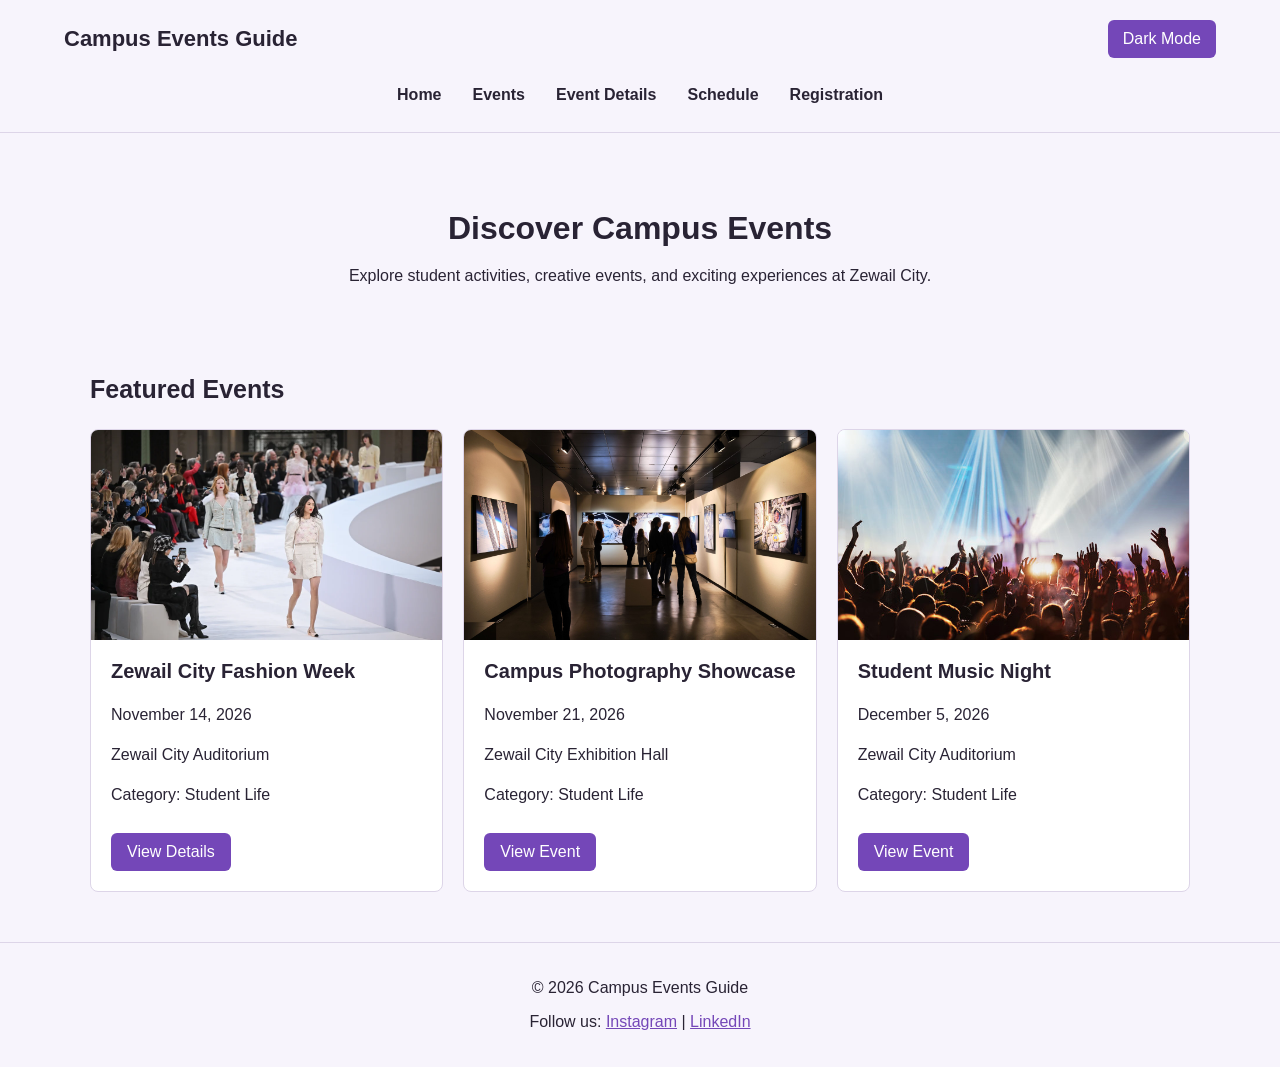
<file: index.html>
<!DOCTYPE html>
<html lang="en">
<head>
    <meta charset="UTF-8">
    <meta name="viewport" content="width=device-width, initial-scale=1.0">
    <title>Home | Campus Events Guide</title>
    <link rel="stylesheet" href="style.css">
</head>
<body>

    <input type="checkbox" id="dark-toggle">

    <div class="site-wrapper">

        <header>
            <div class="header-content">
                <p class="site-name">Campus Events Guide</p>

                <label for="dark-toggle" class="mode-button">
                    Dark Mode
                </label>
            </div>

            <nav aria-label="Main navigation">
                <ul class="nav-links">
                    <li><a href="index.html">Home</a></li>
                    <li><a href="events.html">Events</a></li>
                    <li><a href="event-details.html">Event Details</a></li>
                    <li><a href="schedule.html">Schedule</a></li>
                    <li><a href="registration.html">Registration</a></li>
                </ul>
            </nav>
        </header>

        <main>

            <section class="welcome">
                <h1>Discover Campus Events</h1>
                <p>
                    Explore student activities, creative events,
                    and exciting experiences at Zewail City.
                </p>
            </section>

            <section class="featured">
                <h2>Featured Events</h2>

                <div class="event-grid">

                    <article class="event-card">
                        <img src="assets/fashion-week.jpg"
                             alt="Fashion outfits displayed at a student fashion event">

                        <div class="card-content">
                            <h3>Zewail City Fashion Week</h3>
                            <p>November 14, 2026</p>
                            <p>Zewail City Auditorium</p>
                            <p>Category: Student Life</p>
                            <a class="event-button" href="event-details.html">
                                View Details
                            </a>
                        </div>
                    </article>

                    <article class="event-card">
                        <img src="assets/photography.jpg"
                             alt="Student photography exhibition">

                        <div class="card-content">
                            <h3>Campus Photography Showcase</h3>
                            <p>November 21, 2026</p>
                            <p>Zewail City Exhibition Hall</p>
                            <p>Category: Student Life</p>
                            <a class="event-button" href="events.html#photography">
                                View Event
                            </a>
                        </div>
                    </article>

                    <article class="event-card">
                        <img src="assets/music-night.jpg"
                             alt="Students performing music on stage">

                        <div class="card-content">
                            <h3>Student Music Night</h3>
                            <p>December 5, 2026</p>
                            <p>Zewail City Auditorium</p>
                            <p>Category: Student Life</p>
                            <a class="event-button" href="events.html#music-night">
                                View Event
                            </a>
                        </div>
                    </article>

                </div>
            </section>

        </main>

        <footer>
            <p>&copy; 2026 Campus Events Guide</p>
            <p>
                Follow us:
                <a href="https://www.instagram.com/">Instagram</a>
                |
                <a href="https://www.linkedin.com/">LinkedIn</a>
            </p>
        </footer>

    </div>

</body>
</html>
</file>
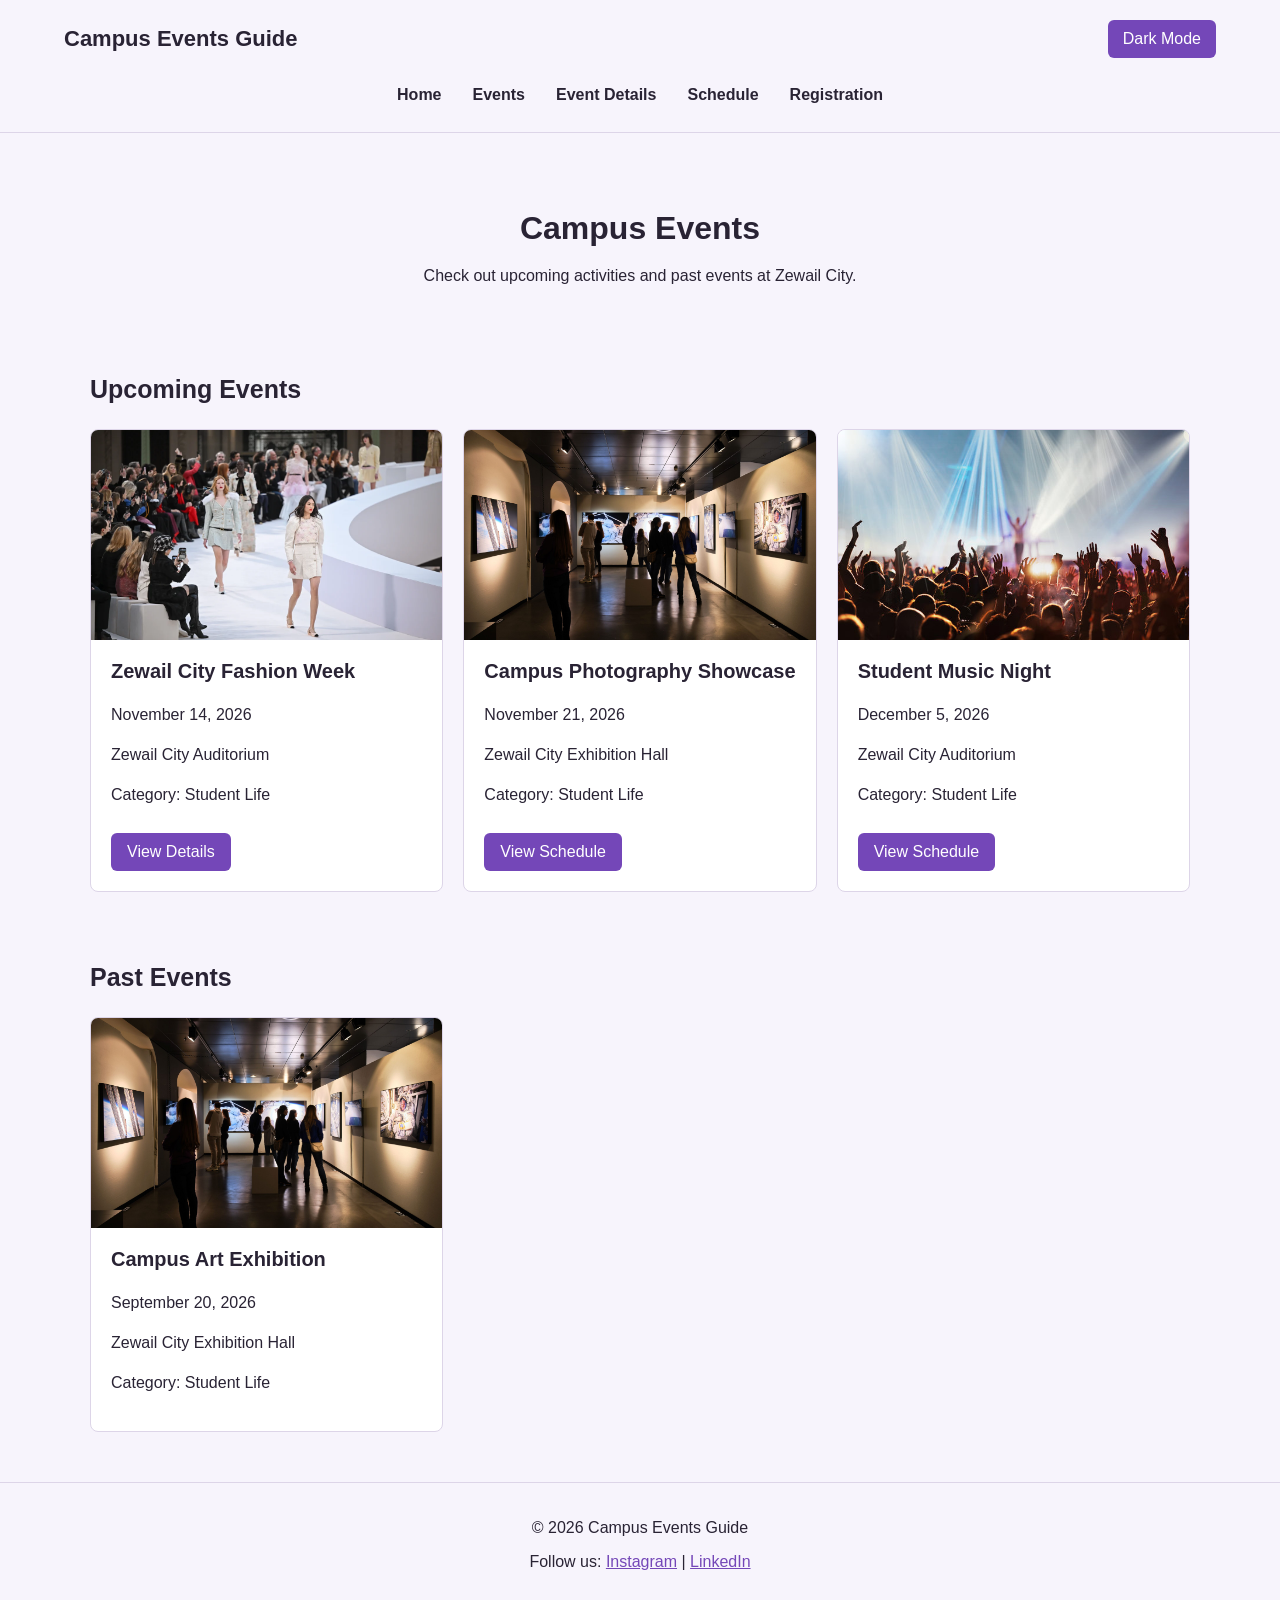
<file: events.html>
<!DOCTYPE html>
<html lang="en">
<head>
    <meta charset="UTF-8">
    <meta name="viewport" content="width=device-width, initial-scale=1.0">
    <title>Events | Campus Events Guide</title>
    <link rel="stylesheet" href="style.css">
</head>
<body>

    <input type="checkbox" id="dark-toggle">

    <div class="site-wrapper">

        <header>
            <div class="header-content">
                <p class="site-name">Campus Events Guide</p>

                <label for="dark-toggle" class="mode-button">
                    Dark Mode
                </label>
            </div>

            <nav aria-label="Main navigation">
                <ul class="nav-links">
                    <li><a href="index.html">Home</a></li>
                    <li><a href="events.html">Events</a></li>
                    <li><a href="event-details.html">Event Details</a></li>
                    <li><a href="schedule.html">Schedule</a></li>
                    <li><a href="registration.html">Registration</a></li>
                </ul>
            </nav>
        </header>

        <main>

            <section class="welcome">
                <h1>Campus Events</h1>
                <p>
                    Check out upcoming activities and past
                    events at Zewail City.
                </p>
            </section>

            <section class="featured">
                <h2>Upcoming Events</h2>

                <div class="event-grid">

                    <article class="event-card">
                        <img src="assets/fashion-week.jpg"
                             alt="Models walking at a fashion show">

                        <div class="card-content">
                            <h3>Zewail City Fashion Week</h3>
                            <p>November 14, 2026</p>
                            <p>Zewail City Auditorium</p>
                            <p>Category: Student Life</p>

                            <a href="event-details.html"
                               class="event-button">
                                View Details
                            </a>
                        </div>
                    </article>

                    <article class="event-card" id="photography">
                        <img src="assets/photography.jpg"
                             alt="Photography exhibition">

                        <div class="card-content">
                            <h3>Campus Photography Showcase</h3>
                            <p>November 21, 2026</p>
                            <p>Zewail City Exhibition Hall</p>
                            <p>Category: Student Life</p>

                            <a href="schedule.html"
                               class="event-button">
                                View Schedule
                            </a>
                        </div>
                    </article>

                    <article class="event-card" id="music-night">
                        <img src="assets/music-night.jpg"
                             alt="Students performing on stage">

                        <div class="card-content">
                            <h3>Student Music Night</h3>
                            <p>December 5, 2026</p>
                            <p>Zewail City Auditorium</p>
                            <p>Category: Student Life</p>

                            <a href="schedule.html"
                               class="event-button">
                                View Schedule
                            </a>
                        </div>
                    </article>

                </div>
            </section>

            <section class="featured">
                <h2>Past Events</h2>

                <div class="event-grid">

                    <article class="event-card">
                        <img src="assets/photography.jpg"
                             alt="Student photography display">

                        <div class="card-content">
                            <h3>Campus Art Exhibition</h3>
                            <p>September 20, 2026</p>
                            <p>Zewail City Exhibition Hall</p>
                            <p>Category: Student Life</p>
                        </div>
                    </article>

                </div>
            </section>

        </main>

        <footer>
            <p>&copy; 2026 Campus Events Guide</p>
            <p>
                Follow us:
                <a href="https://www.instagram.com/">Instagram</a>
                |
                <a href="https://www.linkedin.com/">LinkedIn</a>
            </p>
        </footer>

    </div>

</body>
</html>
</file>
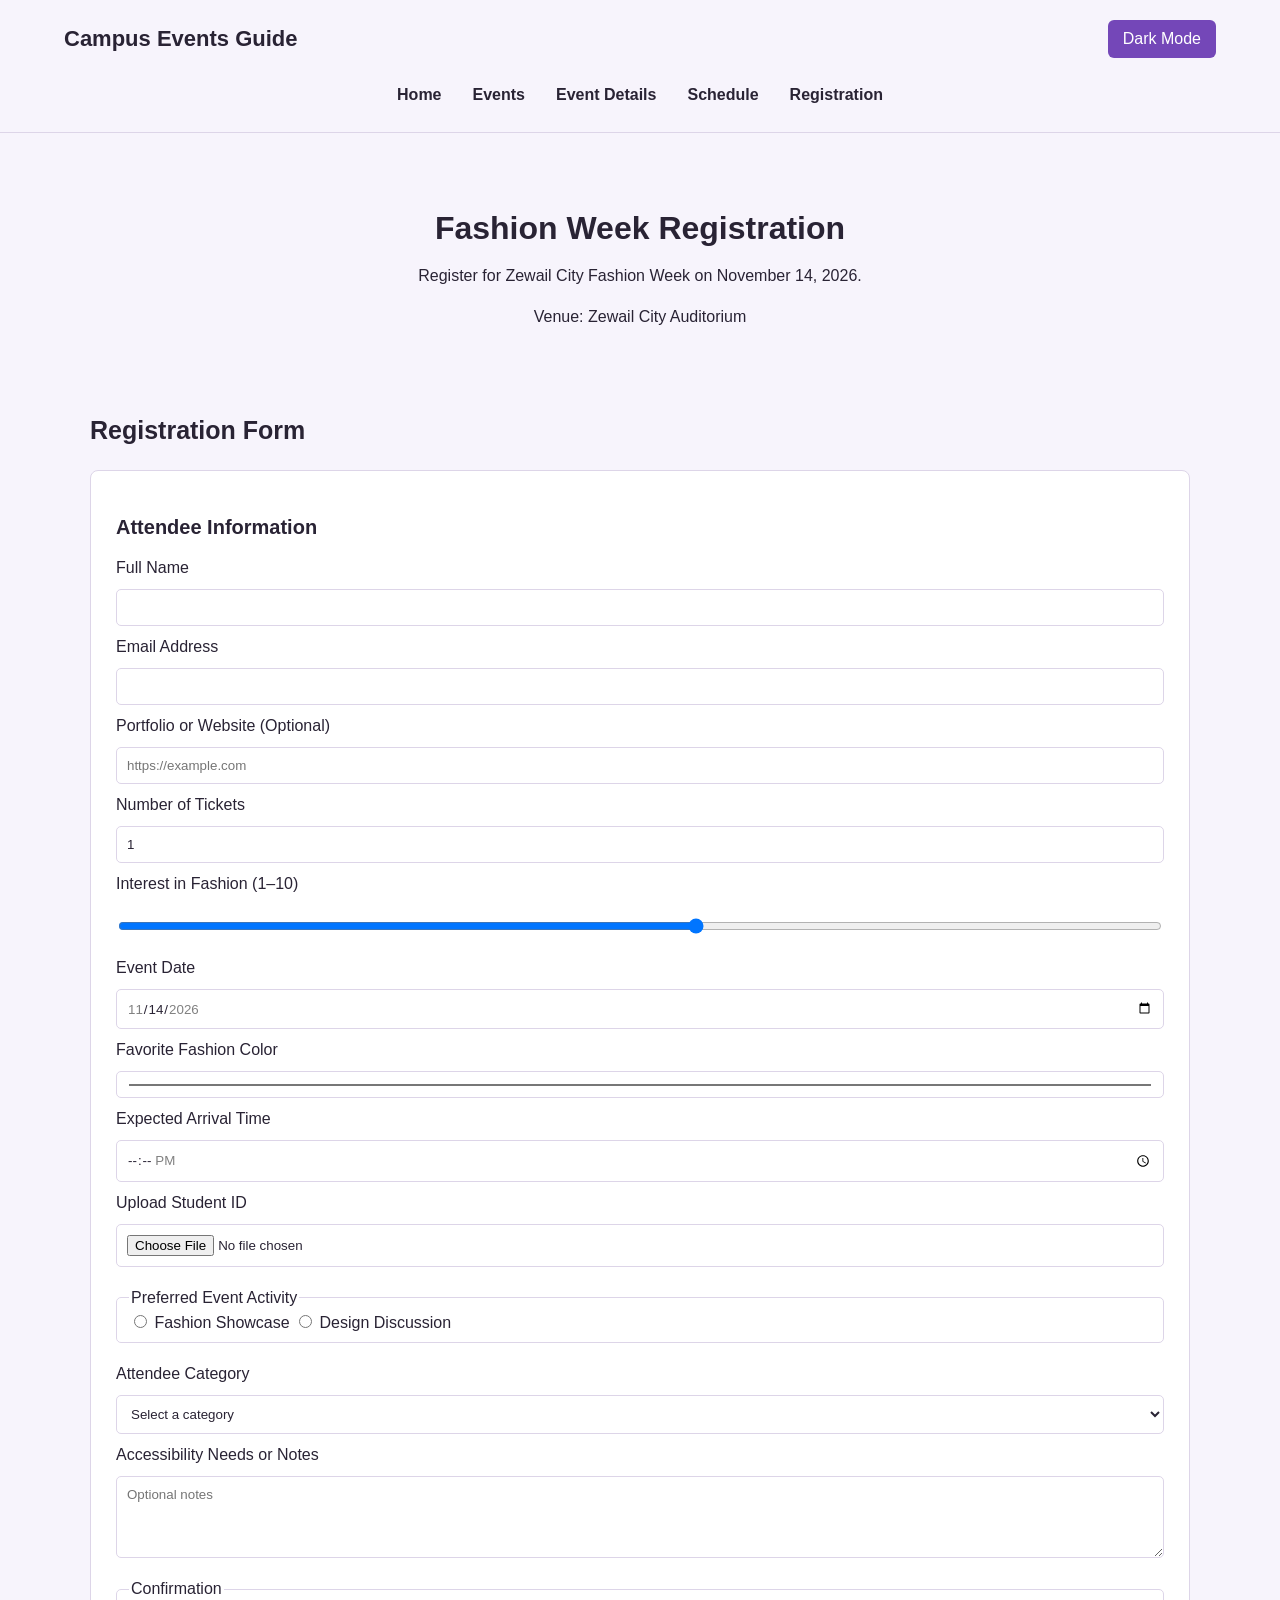
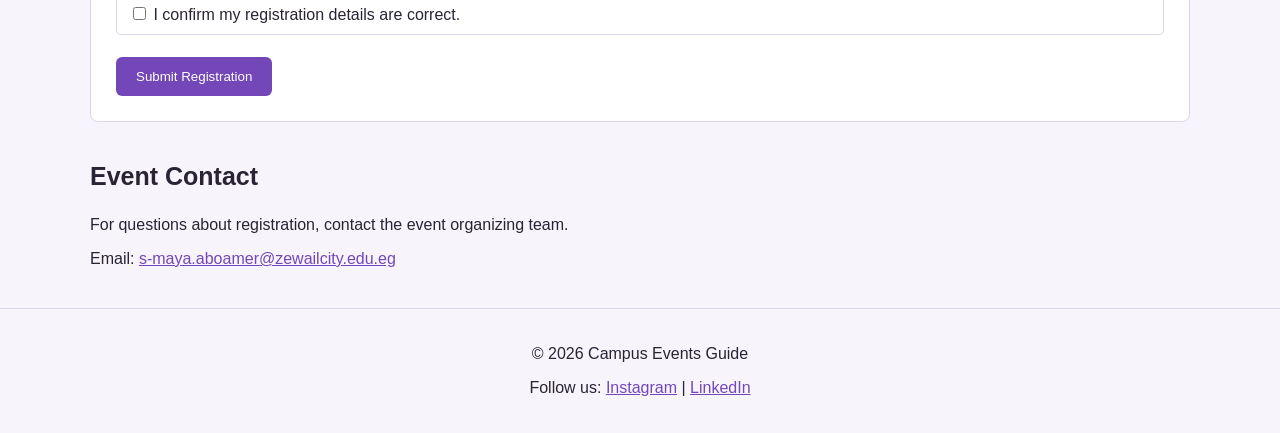
<file: registration.html>
<!DOCTYPE html>
<html lang="en">
<head>
    <meta charset="UTF-8">
    <meta name="viewport" content="width=device-width, initial-scale=1.0">
    <title>Events | Campus Events Guide</title>
    <link rel="stylesheet" href="style.css">
</head>
<body>

    <input type="checkbox" id="dark-toggle">

    <div class="site-wrapper">

        <header>
            <div class="header-content">
                <p class="site-name">Campus Events Guide</p>

                <label for="dark-toggle" class="mode-button">
                    Dark Mode
                </label>
            </div>

            <nav aria-label="Main navigation">
                <ul class="nav-links">
                    <li><a href="index.html">Home</a></li>
                    <li><a href="events.html">Events</a></li>
                    <li><a href="event-details.html">Event Details</a></li>
                    <li><a href="schedule.html">Schedule</a></li>
                    <li><a href="registration.html">Registration</a></li>
                </ul>
            </nav>
        </header>

       
<main>

    <section class="welcome">
        <h1>Fashion Week Registration</h1>
        <p>
            Register for Zewail City Fashion Week
            on November 14, 2026.
        </p>
        <p>Venue: Zewail City Auditorium</p>
    </section>

    <section class="registration-section">
        <h2>Registration Form</h2>

        <article class="registration-card">
            <h3>Attendee Information</h3>

            <form action="#" method="get">

                <label for="full-name">Full Name</label>
                <input type="text" id="full-name"
                       name="full-name" required
                       maxlength="50"
                       pattern="[A-Za-z ]{2,50}"
                       title="Use letters and spaces only">

                <label for="email">Email Address</label>
                <input type="email" id="email"
                       name="email" required>

                <label for="portfolio">Portfolio or Website (Optional)</label>
                <input type="url" id="portfolio"
                       name="portfolio"
                       placeholder="https://example.com">

                <label for="tickets">Number of Tickets</label>
                <input type="number" id="tickets"
                       name="tickets" min="1" max="3"
                       value="1" required>

                <label for="interest">Interest in Fashion (1–10)</label>
                <input type="range" id="interest"
                       name="interest" min="1" max="10">

                <label for="event-date">Event Date</label>
                <input type="date" id="event-date"
                       name="event-date"
                       value="2026-11-14"
                       min="2026-11-14"
                       max="2026-11-14"
                       required>

                <label for="color">Favorite Fashion Color</label>
                <input type="color" id="color"
                       name="color" value="#7447b8">

                <label for="arrival">Expected Arrival Time</label>
                <input type="time" id="arrival"
                       name="arrival"
                       min="13:00" max="16:00"
                       required>

                <label for="student-file">Upload Student ID</label>
                <input type="file" id="student-file"
                       name="student-file"
                       accept="image/*,.pdf">

                <fieldset>
                    <legend>Preferred Event Activity</legend>

                    <input type="radio" id="showcase"
                           name="activity" value="showcase"
                           required>
                    <label for="showcase">Fashion Showcase</label>

                    <input type="radio" id="discussion"
                           name="activity" value="discussion">
                    <label for="discussion">Design Discussion</label>
                </fieldset>

                <label for="role">Attendee Category</label>
                <select id="role" name="role" required>
                    <option value="">Select a category</option>
                    <option value="student">Student</option>
                    <option value="staff">Staff</option>
                    <option value="guest">Guest</option>
                </select>

                <label for="notes">Accessibility Needs or Notes</label>
                <textarea id="notes" name="notes"
                          rows="4" maxlength="300"
                          placeholder="Optional notes"></textarea>

                <fieldset>
                    <legend>Confirmation</legend>

                    <input type="checkbox" id="agree"
                           name="agree" required>
                    <label for="agree">
                        I confirm my registration details are correct.
                    </label>
                </fieldset>

                <button type="submit">Submit Registration</button>

            </form>
        </article>
    </section>

    <section class="contact-section">
        <h2>Event Contact</h2>
        <p>
            For questions about registration,
            contact the event organizing team.
        </p>
        <p>Email:
            <a href="mailto:s-maya.aboamer@zewailcity.edu.eg">
                s-maya.aboamer@zewailcity.edu.eg
            </a>
        </p>
    </section>

</main>


        <footer>
            <p>&copy; 2026 Campus Events Guide</p>
            <p>
                Follow us:
                <a href="https://www.instagram.com/">Instagram</a>
                |
                <a href="https://www.linkedin.com/">LinkedIn</a>
            </p>
        </footer>

    </div>

</body>
</html>
</file>
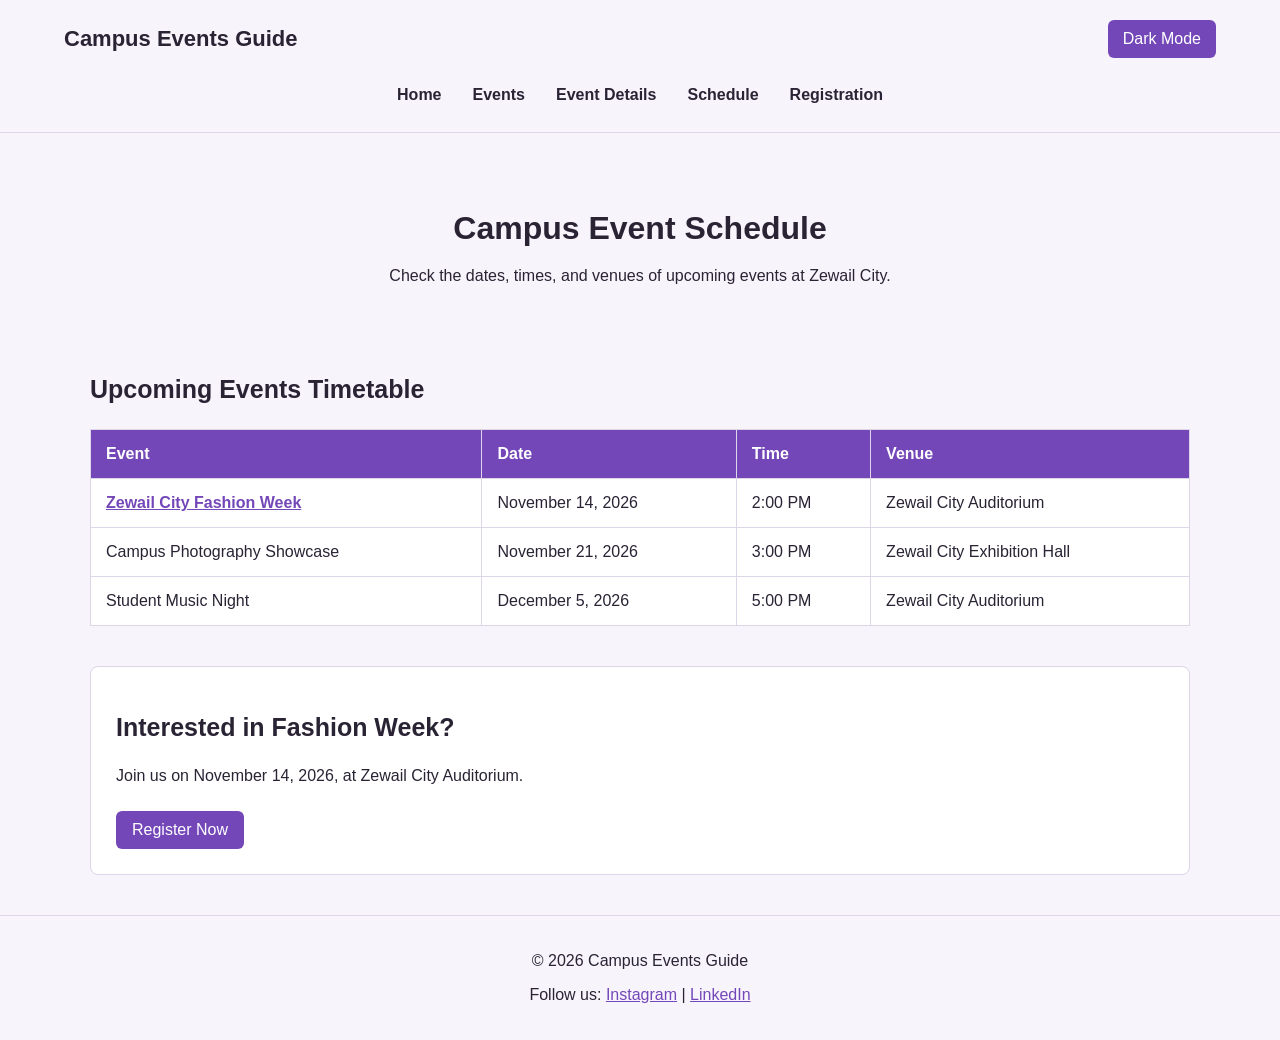
<file: schedule.html>
<!DOCTYPE html>
<html lang="en">
<head>
    <meta charset="UTF-8">
    <meta name="viewport" content="width=device-width, initial-scale=1.0">
    <title>Events | Campus Events Guide</title>
    <link rel="stylesheet" href="style.css">
</head>
<body>

    <input type="checkbox" id="dark-toggle">

    <div class="site-wrapper">

        <header>
            <div class="header-content">
                <p class="site-name">Campus Events Guide</p>

                <label for="dark-toggle" class="mode-button">
                    Dark Mode
                </label>
            </div>

            <nav aria-label="Main navigation">
                <ul class="nav-links">
                    <li><a href="index.html">Home</a></li>
                    <li><a href="events.html">Events</a></li>
                    <li><a href="event-details.html">Event Details</a></li>
                    <li><a href="schedule.html">Schedule</a></li>
                    <li><a href="registration.html">Registration</a></li>
                </ul>
            </nav>
        </header>

       
<main>

    <section class="welcome">
        <h1>Campus Event Schedule</h1>
        <p>
            Check the dates, times, and venues
            of upcoming events at Zewail City.
        </p>
    </section>

    <section class="schedule-section">
        <h2>Upcoming Events Timetable</h2>

        <div class="table-wrapper">

            <table>
                <thead>
                    <tr>
                        <th scope="col">Event</th>
                        <th scope="col">Date</th>
                        <th scope="col">Time</th>
                        <th scope="col">Venue</th>
                    </tr>
                </thead>

                <tbody>
                    <tr>
                        <td>
                            <a href="event-details.html">
                                Zewail City Fashion Week
                            </a>
                        </td>
                        <td>November 14, 2026</td>
                        <td>2:00 PM</td>
                        <td>Zewail City Auditorium</td>
                    </tr>

                    <tr>
                        <td>Campus Photography Showcase</td>
                        <td>November 21, 2026</td>
                        <td>3:00 PM</td>
                        <td>Zewail City Exhibition Hall</td>
                    </tr>

                    <tr>
                        <td>Student Music Night</td>
                        <td>December 5, 2026</td>
                        <td>5:00 PM</td>
                        <td>Zewail City Auditorium</td>
                    </tr>
                </tbody>
            </table>

        </div>
    </section>

    <section class="schedule-section">
        <article>
            <h2>Interested in Fashion Week?</h2>
            <p>
                Join us on November 14, 2026,
                at Zewail City Auditorium.
            </p>

            <a href="registration.html" class="event-button">
                Register Now
            </a>
        </article>
    </section>

</main>


        <footer>
            <p>&copy; 2026 Campus Events Guide</p>
            <p>
                Follow us:
                <a href="https://www.instagram.com/">Instagram</a>
                |
                <a href="https://www.linkedin.com/">LinkedIn</a>
            </p>
        </footer>

    </div>

</body>
</html>
</file>
<file: style.css>
:root {
    --background: #f7f4fc;
    --text: #292334;
    --accent: #7447b8;
    --card: #ffffff;
    --border: #ddd5e8;
}

* {
    box-sizing: border-box;
}

body {
    margin: 0;
    font-family: Arial, sans-serif;
}

#dark-toggle {
    position: absolute;
    left: -9999px;
}

.site-wrapper {
    --page-background: var(--background);
    --page-text: var(--text);
    --card-background: var(--card);
    --line-color: var(--border);

    background-color: var(--page-background);
    color: var(--page-text);
    min-height: 100vh;
    display: flex;
    flex-direction: column;
}

/* dark mode lamma el checkbox yet3allem */
#dark-toggle:checked ~ .site-wrapper {
    --page-background: #202027;
    --page-text: #f5f3fa;
    --card-background: #303039;
    --line-color: #55515e;
}

header {
    padding: 20px 5%;
    border-bottom: 1px solid var(--line-color);
}

.header-content {
    display: flex;
    justify-content: space-between;
    align-items: center;
    gap: 15px;
}

.site-name {
    font-size: 22px;
    font-weight: bold;
    margin: 0;
}

.mode-button {
    background-color: var(--accent);
    color: white;
    padding: 10px 15px;
    border-radius: 6px;
    cursor: pointer;
}

.mode-button:hover,
.mode-button:focus-visible {
    background-color: #59338f;
}

#dark-toggle:focus-visible ~ .site-wrapper .mode-button {
    outline: 3px solid var(--accent);
    outline-offset: 3px;
}

.nav-links {
    list-style: none;
    display: flex;
    justify-content: center;
    flex-wrap: wrap;
    gap: 15px;
    padding: 0;
    margin: 20px 0 0;
}

.nav-links a {
    color: var(--page-text);
    text-decoration: none;
    font-weight: bold;
    display: inline-block;
    padding: 8px;
    transition: color 0.3s;
}

nav ul li a:hover,
nav ul li a:focus-visible {
    color: var(--accent);
}

main {
    width: 90%;
    max-width: 1100px;
    margin: 0 auto;
    flex: 1;
}

.welcome {
    text-align: center;
    padding: 50px 0;
}

h1 {
    font-size: 32px;
    margin-bottom: 15px;
}

h2 {
    font-size: 25px;
    margin-bottom: 25px;
}

h3 {
    font-size: 20px;
}

.welcome p {
    line-height: 1.6;
}

.featured {
    padding-bottom: 50px;
}

.event-grid {
    display: grid;
    grid-template-columns: 1fr;
    gap: 20px;
}

.event-card {
    background-color: var(--card-background);
    border: 1px solid var(--line-color);
    border-radius: 8px;
    overflow: hidden;
    transition: transform 0.3s;
}

.event-card:hover {
    transform: translateY(-4px);
}

.event-card img {
    display: block;
    width: 100%;
    height: 210px;
    object-fit: cover;
}

.card-content {
    padding: 20px;
}

.card-content h3 {
    margin-top: 0;
}

.card-content p {
    line-height: 1.5;
}

.event-button {
    display: inline-block;
    background-color: var(--accent);
    color: white;
    text-decoration: none;
    padding: 10px 16px;
    border-radius: 6px;
    margin-top: 10px;
    transition: background-color 0.3s;
}

.event-button:hover,
.event-button:focus-visible {
    background-color: #59338f;
}

footer {
    text-align: center;
    padding: 20px;
    border-top: 1px solid var(--line-color);
}

footer a {
    color: var(--accent);
}

@media (max-width: 375px) {
    .site-name {
        font-size: 18px;
    }

    .nav-links {
        gap: 5px;
    }

    .welcome {
        padding: 30px 0;
    }

    h1 {
        font-size: 26px;
    }
}


.event-info,
.review-section {
    margin-bottom: 40px;
}

.event-info p,
.event-info li {
    line-height: 1.7;
}

.event-info ul,
.event-info ol {
    padding-left: 25px;
}

.details-image {
    display: block;
    width: 100%;
    max-width: 600px;
    height: auto;
    border-radius: 8px;
}

video {
    display: block;
    width: 100%;
    max-width: 500px;
    height: auto;
    border-radius: 8px;
}

.review-section article {
    background-color: var(--card-background);
    border: 1px solid var(--line-color);
    padding: 25px;
    border-radius: 8px;
}

.review-section form {
    display: flex;
    flex-direction: column;
    gap: 12px;
}

.review-section input,
.review-section textarea {
    width: 100%;
    max-width: 100%;
    padding: 10px;
    border: 1px solid var(--line-color);
    border-radius: 5px;
    background-color: var(--card-background);
    color: var(--page-text);
    font-family: Arial, sans-serif;
}

.review-section button {
    background-color: var(--accent);
    color: white;
    border: none;
    padding: 12px 20px;
    border-radius: 6px;
    cursor: pointer;
    align-self: flex-start;
    transition: background-color 0.3s;
}

.review-section button:hover,
.review-section button:focus-visible {
    background-color: #59338f;
}


@media (min-width: 768px) {
    .event-grid {
        grid-template-columns: repeat(2, 1fr);
    }
}

@media (min-width: 1280px) {
    .event-grid {
        grid-template-columns: repeat(3, 1fr);
    }
}


.schedule-section {
    margin-bottom: 40px;
}

.table-wrapper {
    width: 100%;
    overflow-x: auto;
}

table {
    width: 100%;
    border-collapse: collapse;
    background-color: var(--card-background);
}

th,
td {
    padding: 15px;
    text-align: left;
    border: 1px solid var(--line-color);
}

th {
    background-color: var(--accent);
    color: white;
}

td a {
    color: var(--accent);
    font-weight: bold;
}

tr:hover td {
    background-color: var(--line-color);
}

.schedule-section article {
    background-color: var(--card-background);
    border: 1px solid var(--line-color);
    border-radius: 8px;
    padding: 25px;
}


.registration-section,
.contact-section {
    margin-bottom: 40px;
}

.registration-card {
    background-color: var(--card-background);
    border: 1px solid var(--line-color);
    border-radius: 8px;
    padding: 25px;
}

.registration-card form {
    display: flex;
    flex-direction: column;
    gap: 12px;
}

.registration-card input,
.registration-card select,
.registration-card textarea {
    max-width: 100%;
    padding: 10px;
    border: 1px solid var(--line-color);
    border-radius: 5px;
    background-color: var(--card-background);
    color: var(--page-text);
    font-family: Arial, sans-serif;
}

.registration-card input[type="range"],
.registration-card input[type="color"],
.registration-card input[type="checkbox"],
.registration-card input[type="radio"] {
    width: auto;
}

.registration-card fieldset {
    border: 1px solid var(--line-color);
    border-radius: 5px;
    margin: 10px 0;
    min-width: 0;
}

.registration-card button {
    background-color: var(--accent);
    color: white;
    border: none;
    border-radius: 6px;
    padding: 12px 20px;
    cursor: pointer;
    align-self: flex-start;
    transition: background-color 0.3s;
}

.registration-card button:hover,
.registration-card button:focus-visible {
    background-color: #59338f;
}

.registration-card input:focus,
.registration-card textarea:focus,
.registration-card select:focus {
    outline: 2px solid var(--accent);
}

.contact-section a {
    color: var(--accent);
}


/* mobile table 3ashan el kalam mayetza7amsh */
@media (max-width: 767px) {
    .table-wrapper table {
        min-width: 650px;
    }
}
</file>
